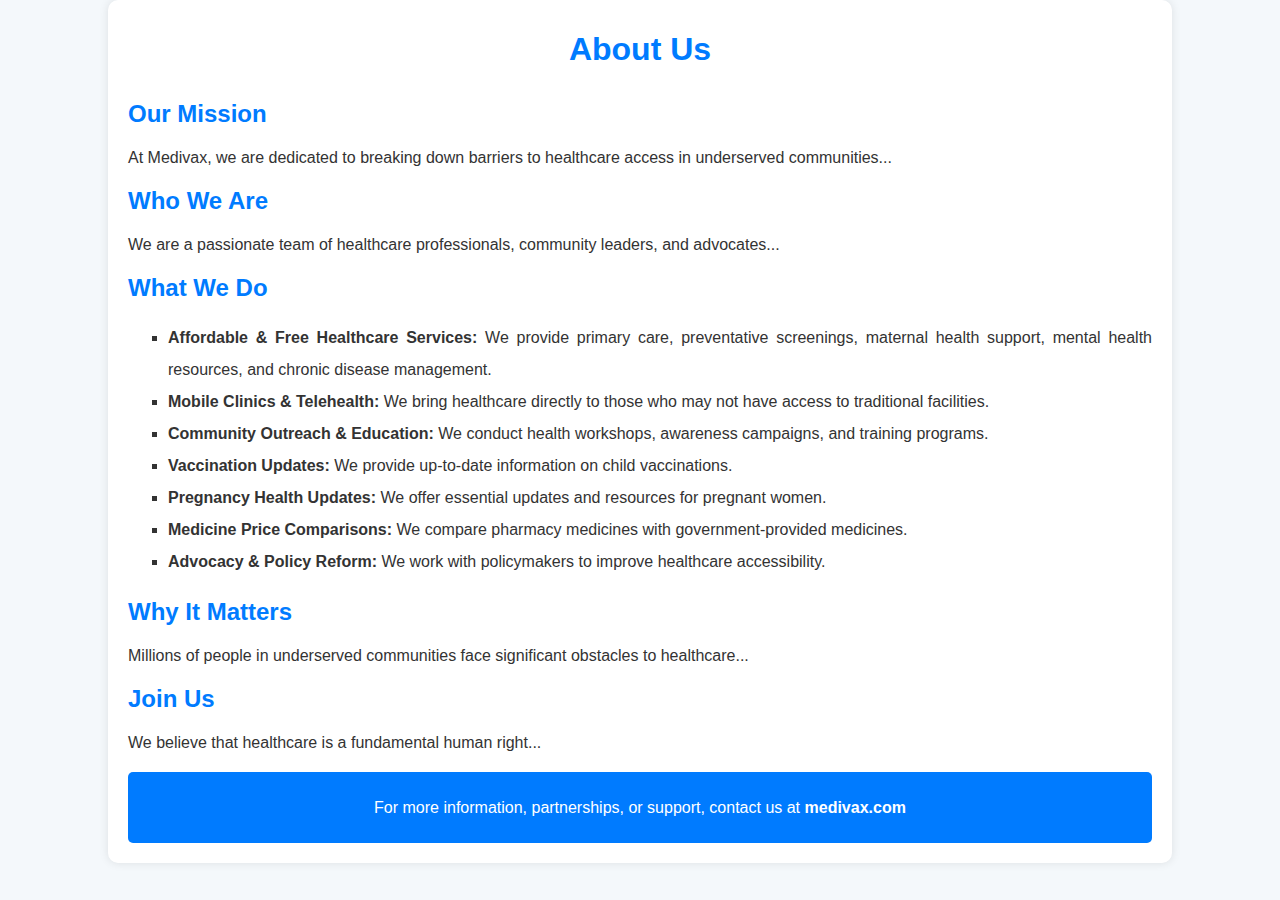
<file: about-us.html>
<!DOCTYPE html>
<html lang="en">
<head>
    <meta charset="UTF-8">
    <meta name="viewport" content="width=device-width, initial-scale=1.0">
    <title>About Us - Healthcare Organization</title>
    <style>
        body {
            font-family: Arial, sans-serif;
            margin: 0;
            padding: 0;
            background-color: #f4f8fb;
            color: #333;
        }
        .container {
            width: 80%;
            margin: auto;
            padding: 20px;
            background-color: white;
            box-shadow: 0 0 10px rgba(0, 0, 0, 0.1);
            border-radius: 10px;
        }
        .container p{
            text-align: justify;
            line-height: 1.2;
        }
        h1, h2 {
            color: #007bff;
        }
        ul {
            list-style-type: square;
        }
        .contact {
            margin-top: 20px;
            padding: 10px;
            background-color: #007bff;
            color: white;
            text-align: center;
            border-radius: 5px;
        }
        .contact a {
            color: white;
            text-decoration: none;
            font-weight: bold;
        }
    </style>
</head>
<body>
    <div class="container">
        <h1 style="display: flex;justify-content: center; align-items: center;position:relative;top:-10px;">About Us</h1>
        <h2>Our Mission</h2>
        <p >At Medivax, we are dedicated to breaking down barriers to healthcare access in underserved communities...</p>
        
        <h2>Who We Are</h2>
        <p>We are a passionate team of healthcare professionals, community leaders, and advocates...</p>
        
        <h2>What We Do</h2>
        <ul style="text-align: justify;
        line-height:2">
            <li><strong >Affordable & Free Healthcare Services:</strong> We provide primary care, preventative screenings, maternal health support, mental health resources, and chronic disease management.</li>
            <li><strong>Mobile Clinics & Telehealth:</strong> We bring healthcare directly to those who may not have access to traditional facilities.</li>
            <li><strong>Community Outreach & Education:</strong> We conduct health workshops, awareness campaigns, and training programs.</li>
            <li><strong>Vaccination Updates:</strong> We provide up-to-date information on child vaccinations.</li>
            <li><strong>Pregnancy Health Updates:</strong> We offer essential updates and resources for pregnant women.</li>
            <li><strong>Medicine Price Comparisons:</strong> We compare pharmacy medicines with government-provided medicines.</li>
            <li><strong>Advocacy & Policy Reform:</strong> We work with policymakers to improve healthcare accessibility.</li>
        </ul>
        
        <h2>Why It Matters</h2>
        <p>Millions of people in underserved communities face significant obstacles to healthcare...</p>
        
        <h2>Join Us</h2>
        <p>We believe that healthcare is a fundamental human right...</p>
        
        <div class="contact" style="display: flex; justify-content: center; align-items: center;">
            <p>For more information, partnerships, or support, contact us at <a href="rajk769867@gmail.com">medivax.com</a></p>
        </div>
    </div>
</body>
</html>
</file>
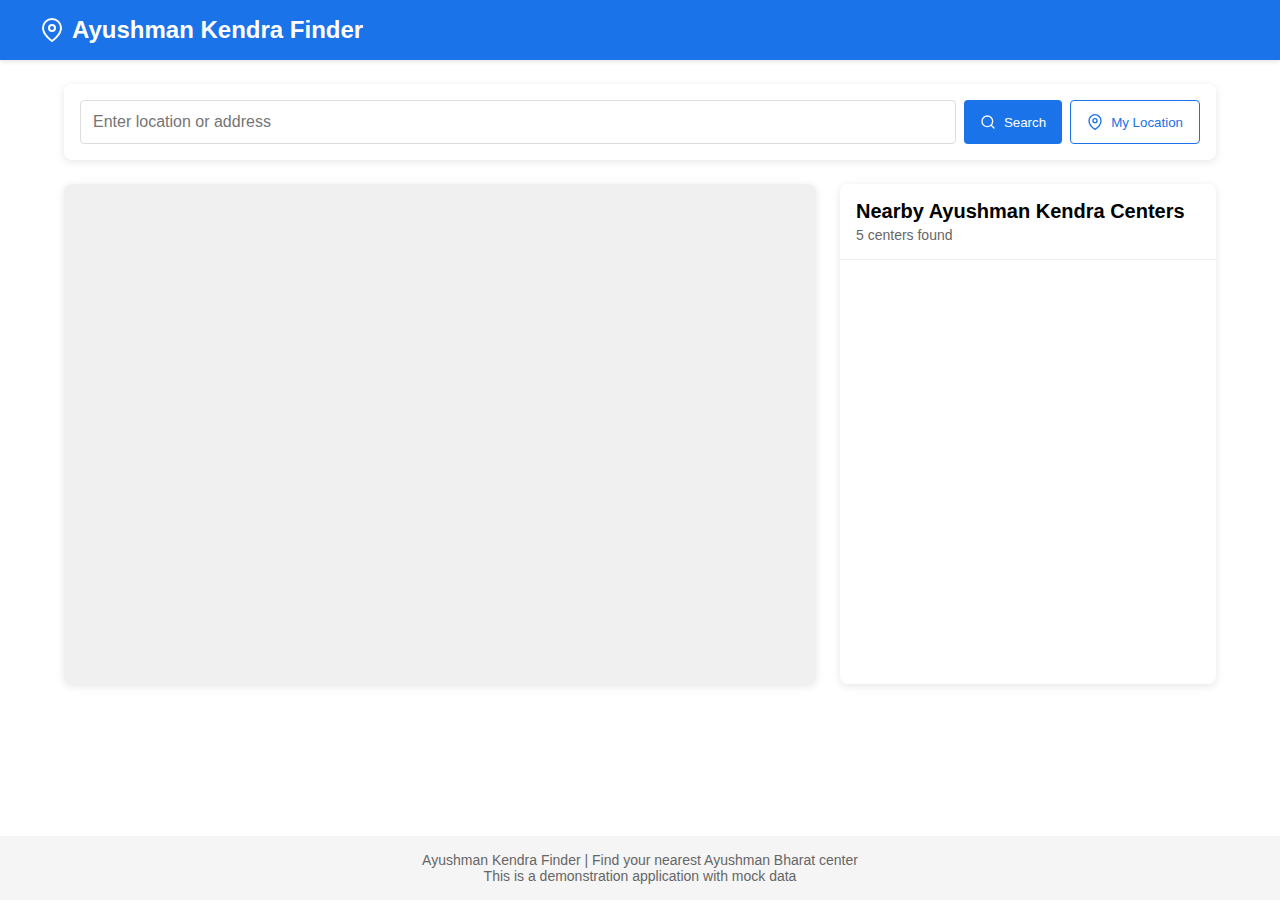
<file: ayushman.html>
<!DOCTYPE html>
<html lang="en">
<head>
    <meta charset="UTF-8">
    <meta name="viewport" content="width=device-width, initial-scale=1.0">
    <title>Ayushman Kendra Finder</title>
    <link href="https://cdn.maptiler.com/maplibre-gl-js/v2.4.0/maplibre-gl.css" rel="stylesheet" />
    <link rel="stylesheet" href="ayushman.css">
    
</head>
<body>
    <header>
        <div class="header-content">
            <div class="header-title">
                <svg xmlns="http://www.w3.org/2000/svg" width="24" height="24" viewBox="0 0 24 24" fill="none" stroke="currentColor" stroke-width="2" stroke-linecap="round" stroke-linejoin="round">
                    <path d="M21 10c0 7-9 13-9 13s-9-6-9-13a9 9 0 0 1 18 0z"></path>
                    <circle cx="12" cy="10" r="3"></circle>
                </svg>
                Ayushman Kendra Finder
            </div>
        </div>
    </header>

    <main>
        <div class="search-container">
            <div class="search-form">
                <input type="text" id="search-input" class="search-input" placeholder="Enter location or address">
                <button id="search-button" class="btn btn-primary">
                    <svg xmlns="http://www.w3.org/2000/svg" width="16" height="16" viewBox="0 0 24 24" fill="none" stroke="currentColor" stroke-width="2" stroke-linecap="round" stroke-linejoin="round">
                        <circle cx="11" cy="11" r="8"></circle>
                        <line x1="21" y1="21" x2="16.65" y2="16.65"></line>
                    </svg>
                    Search
                </button>
                <button id="location-button" class="btn btn-outline">
                    <svg xmlns="http://www.w3.org/2000/svg" width="16" height="16" viewBox="0 0 24 24" fill="none" stroke="currentColor" stroke-width="2" stroke-linecap="round" stroke-linejoin="round">
                        <path d="M21 10c0 7-9 13-9 13s-9-6-9-13a9 9 0 0 1 18 0z"></path>
                        <circle cx="12" cy="10" r="3"></circle>
                    </svg>
                    My Location
                </button>
            </div>
        </div>

        <div class="content-container">
            <div class="map-container">
                <div id="map"></div>
                <div class="map-loading" id="map-loading">
                    <div class="spinner"></div>
                    <p>Loading map...</p>
                </div>
            </div>

            <div class="centers-container">
                <div class="centers-header">
                    <h2 class="centers-title">Nearby Ayushman Kendra Centers</h2>
                    <p class="centers-subtitle" id="centers-count">5 centers found</p>
                </div>
                <div class="centers-list" id="centers-list">
                </div>
            </div>
        </div>
    </main>

    <footer>
        <p>Ayushman Kendra Finder | Find your nearest Ayushman Bharat center</p>
        <p>This is a demonstration application with mock data</p>
    </footer>

    <script src="https://cdn.maptiler.com/maplibre-gl-js/v2.4.0/maplibre-gl.js"></script>
    <script src="https://api.maptiler.com/maps/streets-v2/?key=WNNAE4ZZDuO0qs0KHl0R#1.0/0.00000/0.00000"></script>
    <script src="https://api.maptiler.com/tiles/countries/?key=WNNAE4ZZDuO0qs0KHl0R#4.2/29.51420/75.99636"></script>
    <script src="https://api.maptiler.com/maps/satellite/?key=WNNAE4ZZDuO0qs0KHl0R#1.0/0.00000/0.00000"></script>
    <script src="ayushman.js"></script>
</body>
</html>
</file>
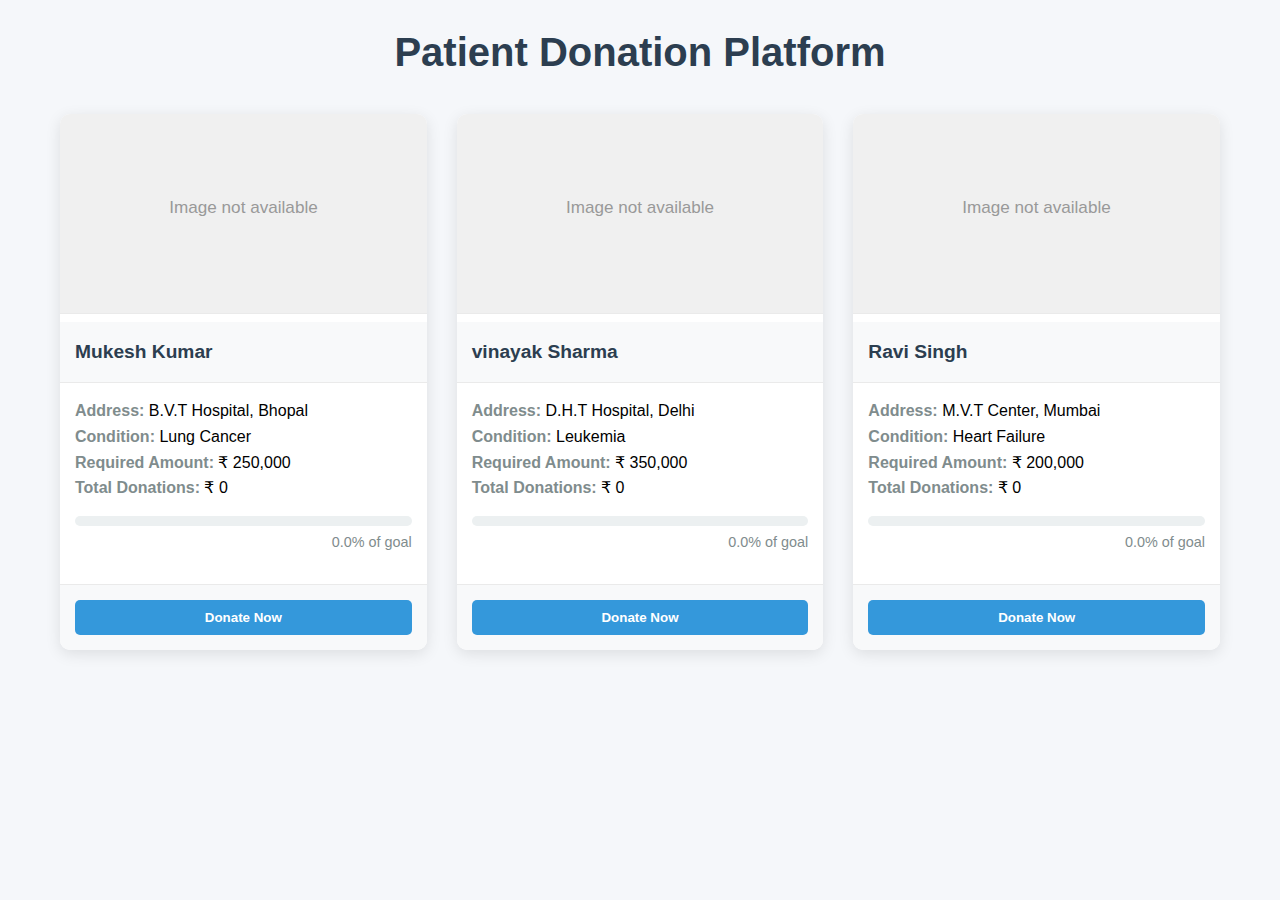
<file: ngo.html>
<!DOCTYPE html>
<html lang="en">
<head>
    <meta charset="UTF-8">
    <meta name="viewport" content="width=device-width, initial-scale=1.0">
    <title>Patient Donation Portal</title>
    <link rel="stylesheet" href="ngo.css">
    <link rel="icon" type="image/png" sizes="32x32" href="favicon-32x32.png" style="border-radius: 50%;">
</head>
<body>
    <div class="container">
        <h1>Patient Donation Platform</h1>
        
        <div class="patient-grid" id="patientGrid">
            <!-- Patient cards will be inserted here by JavaScript -->
        </div>
    </div>

    <!-- Donation Modal -->
    <div class="modal-overlay" id="modalOverlay">
        <div class="modal" id="donationModal">
            <div class="modal-header">
                <h2 class="modal-title">Make a Donation</h2>
                <p class="modal-description">Your donation will help with medical expenses.</p>
            </div>
            
            <div class="modal-content">
                <div class="form-section">
                    <h3 class="form-section-title">Patient Information</h3>
                    <div class="form-group">
                        <label for="patientName" class="form-label">Patient Name</label>
                        <input type="text" id="patientName" class="form-input" disabled>
                    </div>
                    
                    <div class="form-group">
                        <label for="patientAddress" class="form-label">Patient Address</label>
                        <input type="text" id="patientAddress" class="form-input" disabled>
                    </div>
                </div>
                
                <div class="form-section">
                    <h3 class="form-section-title">Donor Information</h3>
                    <div class="form-group">
                        <label for="donorName" class="form-label">Your Name*</label>
                        <input type="text" id="donorName" class="form-input" placeholder="Enter your full name" required>
                        <div class="error-message" id="donorNameError">Please enter your name</div>
                    </div>
                    
                    <div class="form-group">
                        <label for="donorAddress" class="form-label">Your Address*</label>
                        <input type="text" id="donorAddress" class="form-input" placeholder="Enter your address" required>
                        <div class="error-message" id="donorAddressError">Please enter your address</div>
                    </div>
                    
                    <div class="form-group">
                        <label for="donorPhone" class="form-label">Phone Number*</label>
                        <input type="tel" id="donorPhone" class="form-input" placeholder="Enter your phone number" required>
                        <div class="error-message" id="donorPhoneError">Please enter a valid phone number</div>
                    </div>
                    
                    <div class="form-group">
                        <label for="donorEmail" class="form-label">Email Address*</label>
                        <input type="email" id="donorEmail" class="form-input" placeholder="Enter your email address" required>
                        <div class="error-message" id="donorEmailError">Please enter a valid email address</div>
                    </div>
                </div>
                
                <div class="form-section">
                    <h3 class="form-section-title">Donation Details</h3>
                    <div class="form-group">
                        <label for="donationAmount" class="form-label">Donation Amount (₹)*</label>
                        <input type="number" id="donationAmount" class="form-input" placeholder="Enter amount" required>
                        <div class="error-message" id="donationAmountError">Please enter a valid donation amount</div>
                    </div>
                </div>
            </div>
            
            <div class="modal-footer">
                <button class="btn" id="makePaymentBtn">Make Payment</button>
            </div>
        </div>

        <!-- Thank You Modal -->
        <div class="modal" id="thankYouModal" style="display: none;">
            <div class="thank-you-modal">
                <h2 class="thank-you-title">Thank You!</h2>
                <p class="thank-you-message" id="thankYouMessage">Thank you for your generous donation.</p>
                <button class="btn" id="closeThankYouBtn">Close</button>
            </div>
        </div>
    </div>

    <script src="ngo.js"></script>
</body>
</html>
</file>
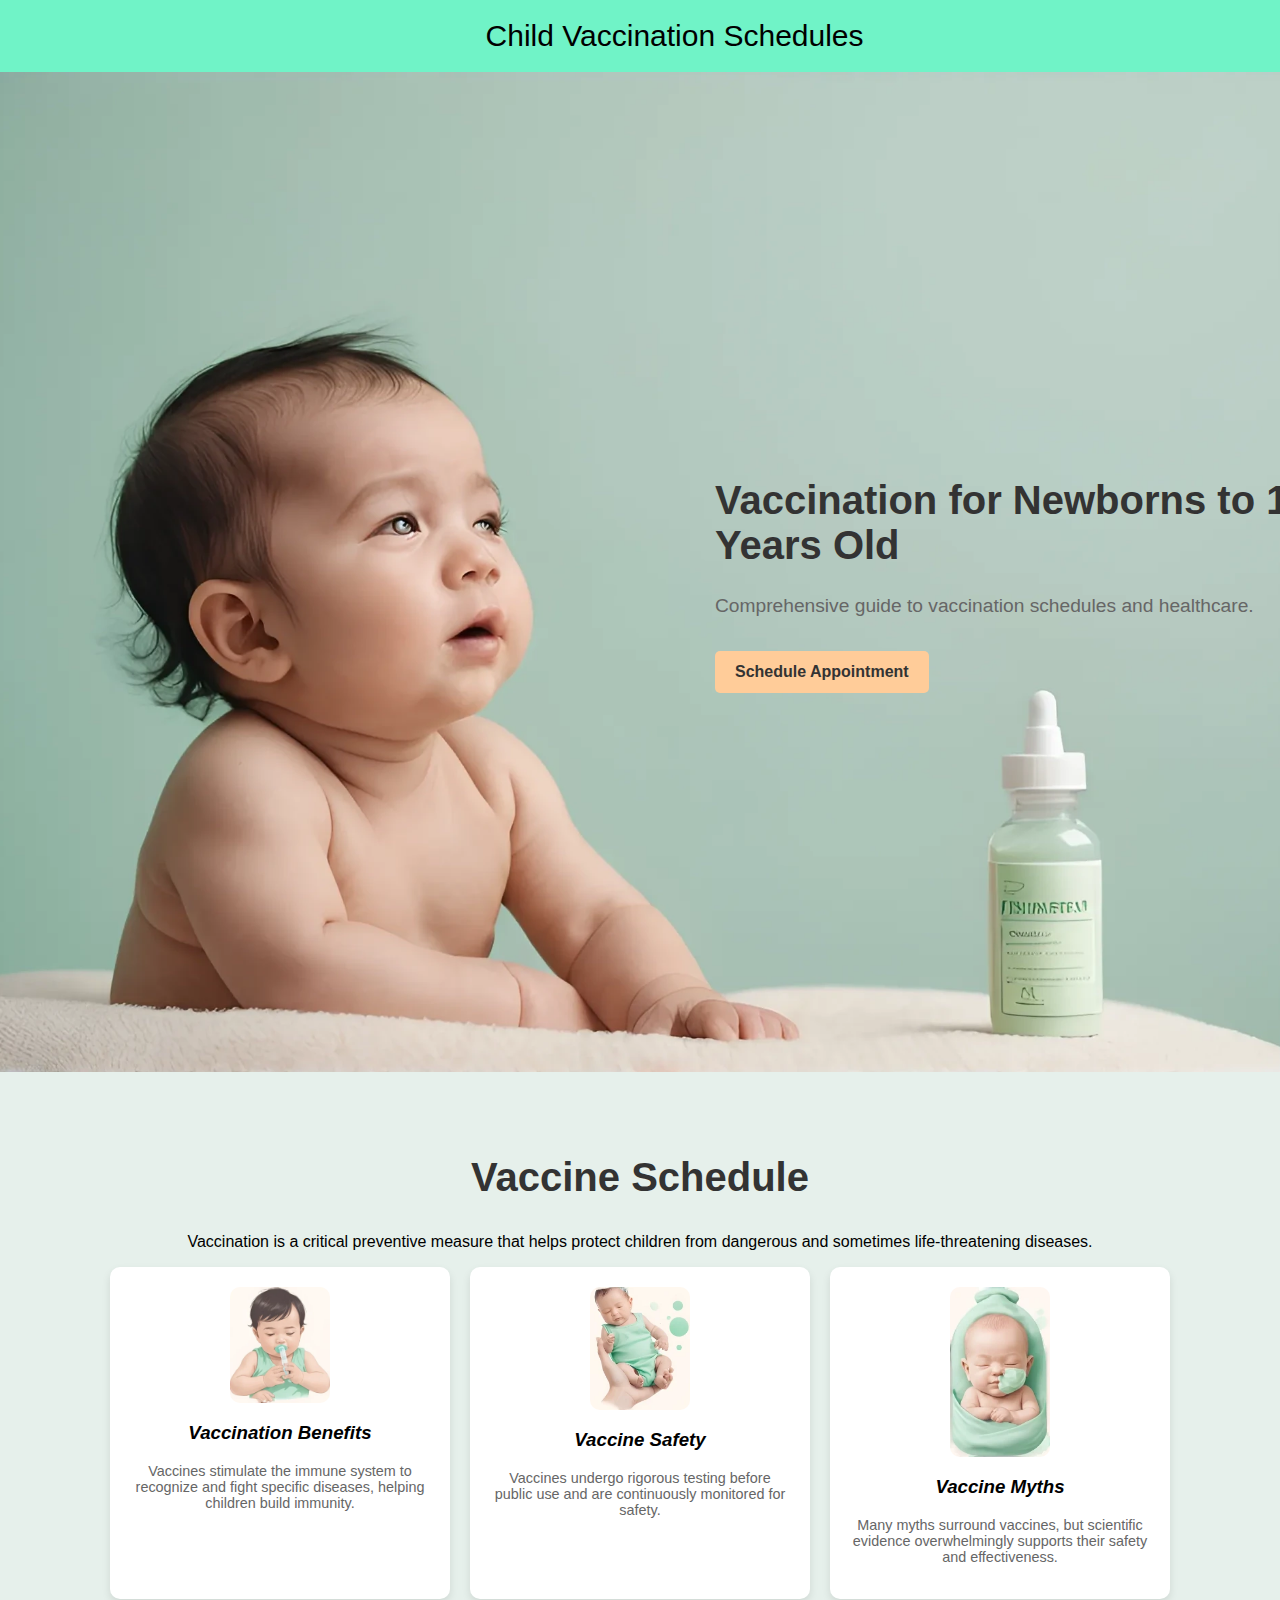
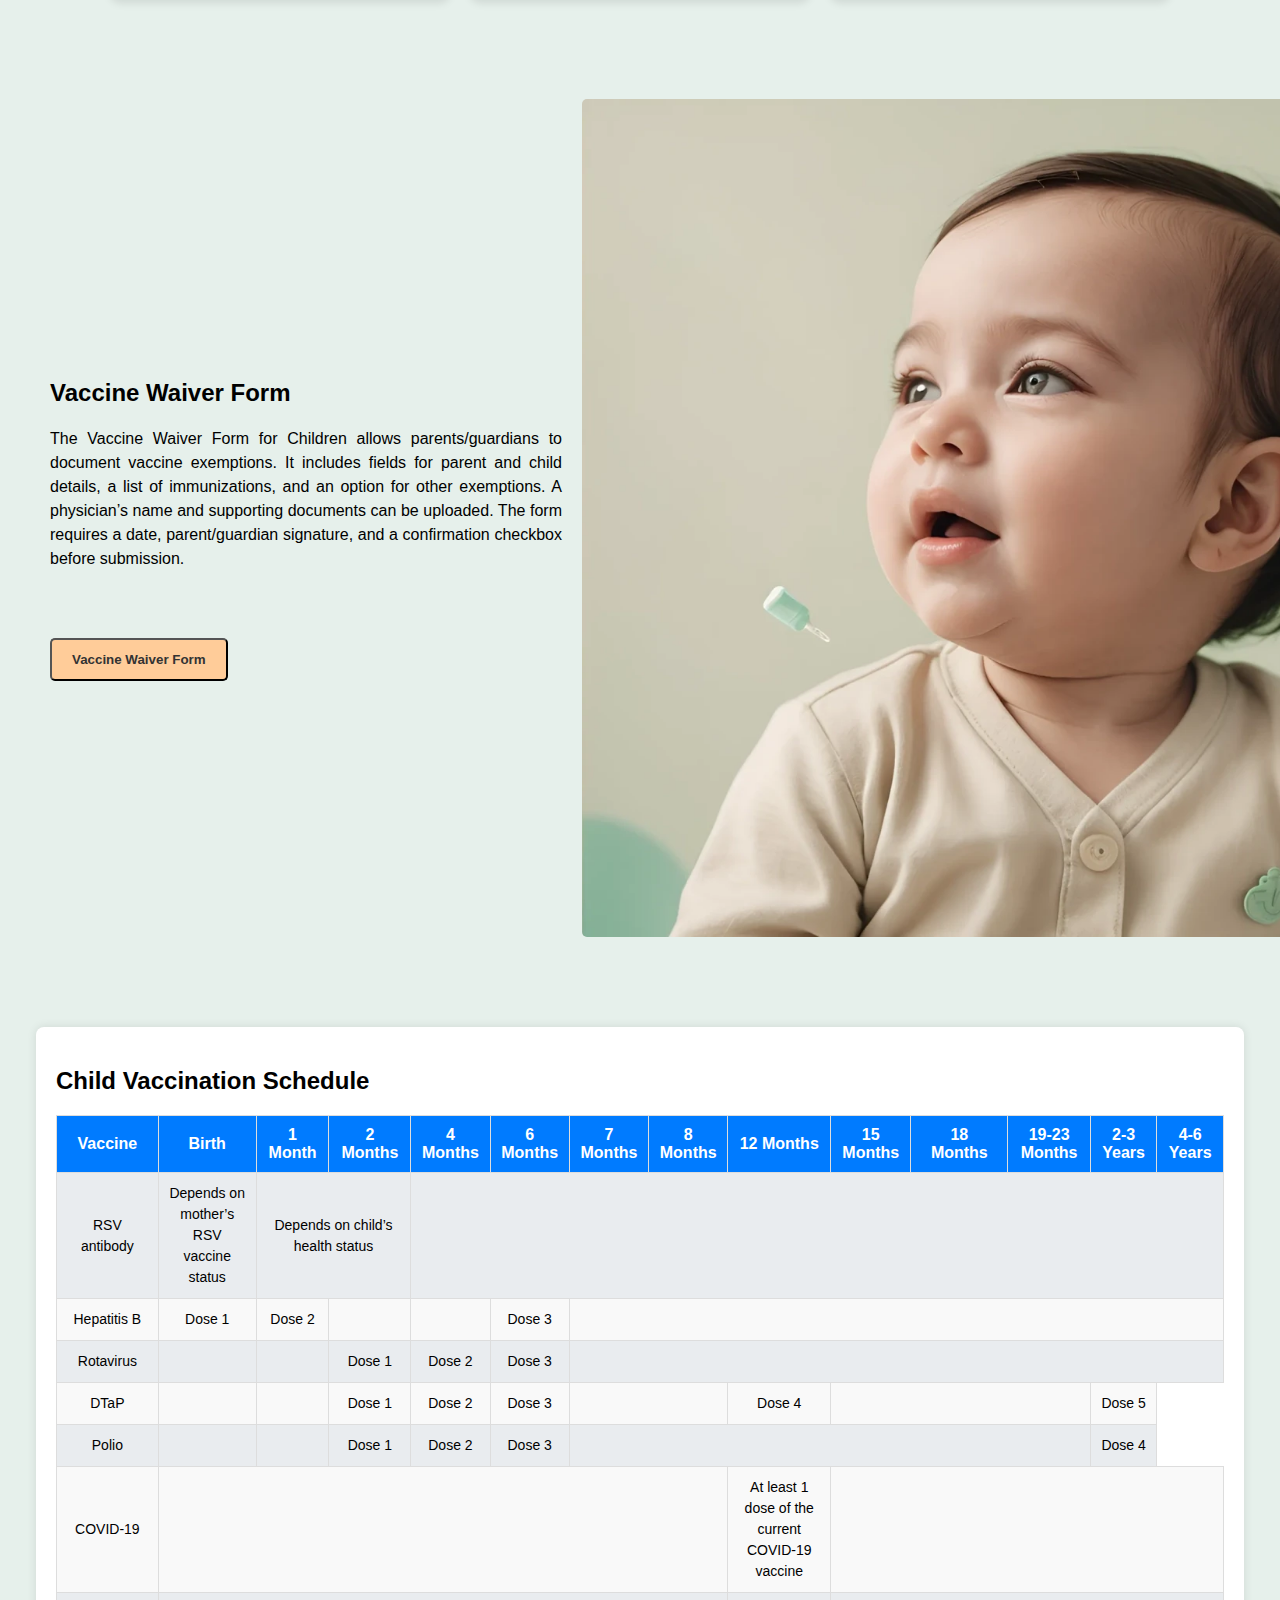
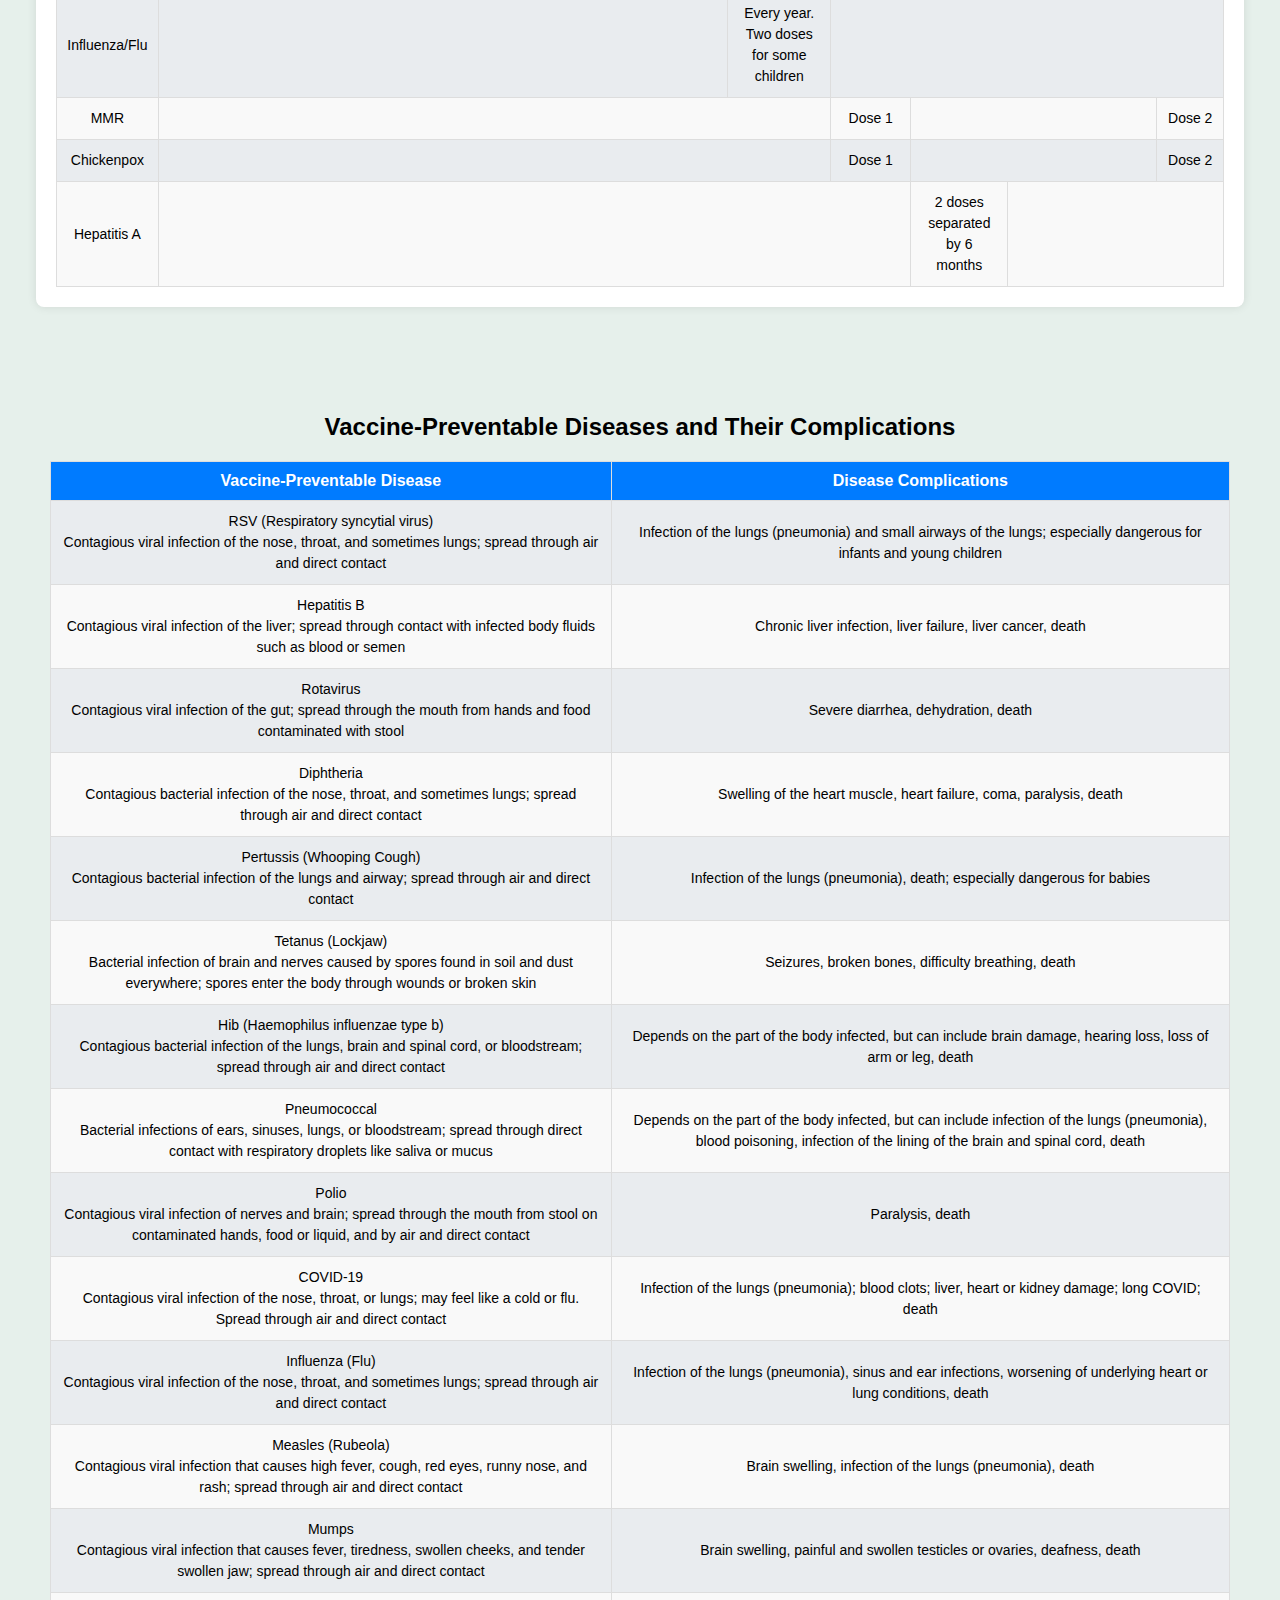
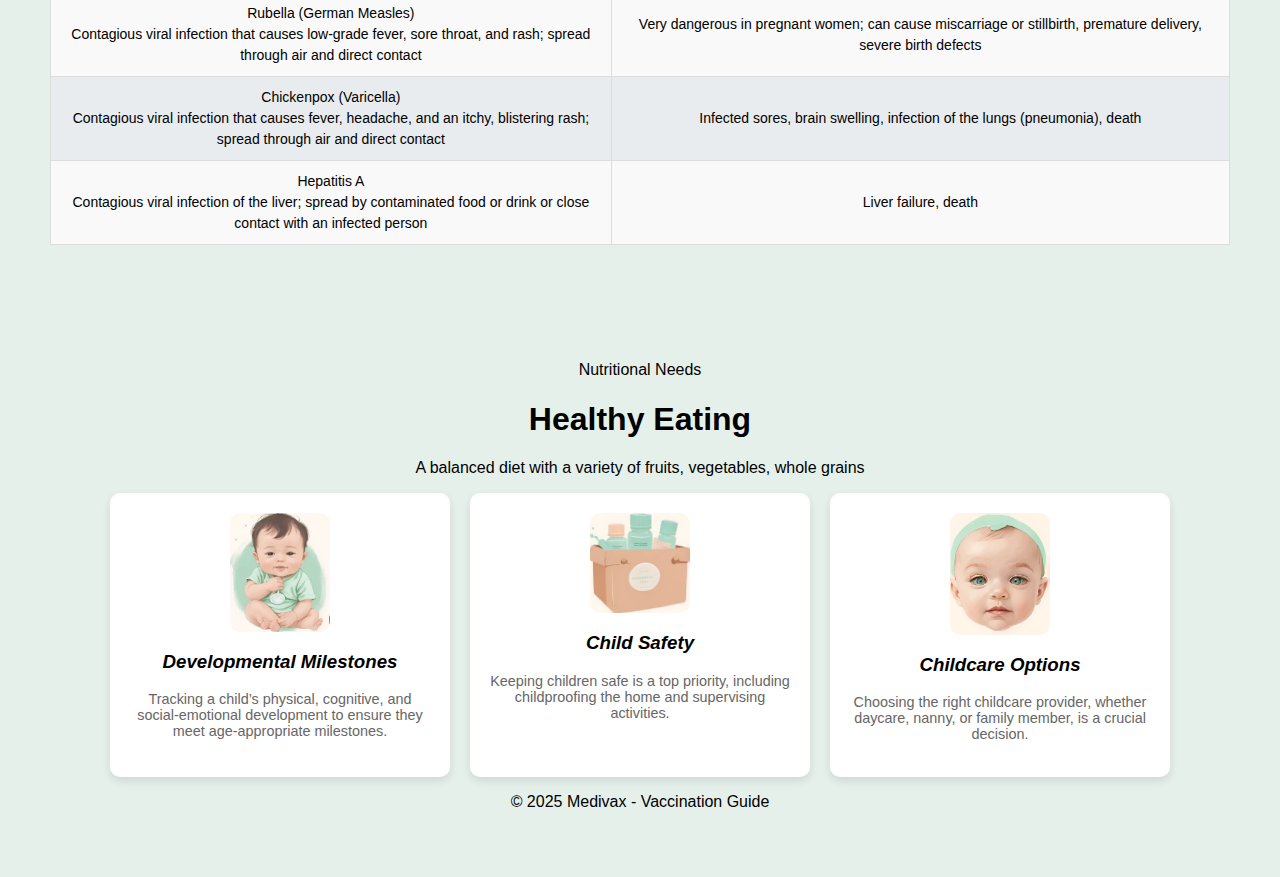
<file: vaccinesitechild.html>
<!DOCTYPE html>
<html lang="en">
<head>
    <meta charset="UTF-8">
    <meta name="viewport" content="width=device-width, initial-scale=1.0">
    <title>Medivax child vaccination schedule</title>
    <link rel="stylesheet" href="vaccinesitechild1.css">
</head>
<body>
    <nav class="navbar" style="width: 100%;">
        <div class="logo">Child Vaccination Schedules</div>
        
    </nav>
    <div class="container">
        
        <div class="text-section">
            <h1>Vaccination for Newborns to 15 Years Old</h1>
            <p>Comprehensive guide to vaccination schedules and healthcare.</p>
            <a href="#" class="btn">Schedule Appointment</a>
        </div>
       
    </div>
    <div class="container1">
        <h2 class ="heading2">Vaccine Schedule</h2>
        <p class="subtitle1">Vaccination is a critical preventive measure that helps protect children from
             dangerous and sometimes life-threatening diseases.</p>
        <div class="cards">
                <div class="card">
                    <img src="HoLOIEPaoI8GSQtQdAL7Fv-4096x4096.webp" alt="Vaccination Benefits">
                    <h3>Vaccination Benefits</h3>
                    <p>Vaccines stimulate the immune system to recognize and fight specific diseases, helping children build immunity.</p>
                </div>
                <div class="card">
                    <img src="EVD3VHzU4m8HLvZwMDJ0ei-4096x4096.webp" alt="Vaccine Safety">
                    <h3>Vaccine Safety</h3>
                    <p>Vaccines undergo rigorous testing before public use and are continuously monitored for safety.</p>
                </div>
                <div class="card">
                    <img src="F6v2YOyyJigKdZa9ioTI16-4096x4096.webp" alt="Vaccine Myths">
                    <h3>Vaccine Myths</h3>
                    <p>Many myths surround vaccines, but scientific evidence overwhelmingly supports their safety and effectiveness.</p>
                </div>
         </div>

    </div>

    <div class = "container3">
        <div class ="textsection3">
            <h2>Vaccine Waiver Form</h2>
            <p>The Vaccine Waiver Form for Children allows parents/guardians to document
                 vaccine exemptions. It includes fields for parent and child details, 
                 a list of immunizations, and an option for other exemptions. A physician’s 
                 name and supporting documents can be uploaded. The form requires a date, 
                 parent/guardian signature,
                 and a confirmation checkbox before submission.</p>
                 <a href="form.html"><button class="btn">Vaccine Waiver Form</button></a>
            
        </div>
        <div class = "image3">
            <img class="im3" src="B3SLrBN0wP4Fuv8bxDcqvy-4096x4096.webp" alt="baby">
        </div>
    </div>
    <div class="container6">
        <h2>Child Vaccination Schedule</h2>
        <table>
            <tr>
                <th>Vaccine</th>
                <th>Birth</th>
                <th>1 Month</th>
                <th>2 Months</th>
                <th>4 Months</th>
                <th>6 Months</th>
                <th>7 Months</th>
                <th>8 Months</th>
                <th>12 Months</th>
                <th>15 Months</th>
                <th>18 Months</th>
                <th>19-23 Months</th>
                <th>2-3 Years</th>
                <th>4-6 Years</th>
            </tr>
            <tr>
                <td>RSV antibody</td>
                <td>Depends on mother’s RSV vaccine status</td>
                <td colspan="2">Depends on child’s health status</td>
                <td colspan="11"></td>
            </tr>
            <tr>
                <td>Hepatitis B</td>
                <td>Dose 1</td>
                <td>Dose 2</td>
                <td></td>
                <td></td>
                <td>Dose 3</td>
                <td colspan="9"></td>
            </tr>
            <tr>
                <td>Rotavirus</td>
                <td></td>
                <td></td>
                <td>Dose 1</td>
                <td>Dose 2</td>
                <td>Dose 3</td>
                <td colspan="9"></td>
            </tr>
            <tr>
                <td>DTaP</td>
                <td></td>
                <td></td>
                <td>Dose 1</td>
                <td>Dose 2</td>
                <td>Dose 3</td>
                <td colspan="2"></td>
                <td>Dose 4</td>
                <td colspan="3"></td>
                <td>Dose 5</td>
            </tr>
            <tr>
                <td>Polio</td>
                <td></td>
                <td></td>
                <td>Dose 1</td>
                <td>Dose 2</td>
                <td>Dose 3</td>
                <td colspan="6"></td>
                <td>Dose 4</td>
            </tr>
            <tr>
                <td>COVID-19</td>
                <td colspan="7"></td>
                <td>At least 1 dose of the current COVID-19 vaccine</td>
                <td colspan="6"></td>
            </tr>
            <tr>
                <td>Influenza/Flu</td>
                <td colspan="7"></td>
                <td>Every year. Two doses for some children</td>
                <td colspan="6"></td>
            </tr>
            <tr>
                <td>MMR</td>
                <td colspan="8"></td>
                <td>Dose 1</td>
                <td colspan="3"></td>
                <td>Dose 2</td>
            </tr>
            <tr>
                <td>Chickenpox</td>
                <td colspan="8"></td>
                <td>Dose 1</td>
                <td colspan="3"></td>
                <td>Dose 2</td>
            </tr>
            <tr>
                <td>Hepatitis A</td>
                <td colspan="9"></td>
                <td>2 doses separated by 6 months</td>
                <td colspan="3"></td>
            </tr>
        </table>
    </div>
    <div class = "container5">
        <h2>Vaccine-Preventable Diseases and Their Complications</h2>
    <table>
        <tr>
            <th>Vaccine-Preventable Disease</th>
            <th>Disease Complications</th>
        </tr>
        <tr>
            <td>RSV (Respiratory syncytial virus) <br>Contagious viral infection of the nose, 
                throat, and sometimes lungs; spread through air and direct contact</td>
            <td>Infection of the lungs (pneumonia) and small airways of the lungs; especially dangerous for infants and young children</td>
        </tr>
        <tr>
            <td>Hepatitis B <br> Contagious viral infection of the liver; spread through 
                contact with infected body fluids such as blood or semen</td>
            <td>Chronic liver infection, liver failure, liver cancer, death</td>
        </tr>
        <tr>
            <td>Rotavirus <br>Contagious viral infection of the gut; spread through the mouth 
                from hands and food contaminated with stool</td>
            <td>Severe diarrhea, dehydration, death</td>
        </tr>
        <tr>
            <td>Diphtheria <br> Contagious bacterial infection of the nose, throat, and sometimes lungs; 
                spread through air and direct contact</td>
            <td>Swelling of the heart muscle, heart failure, coma, paralysis, death</td>
        </tr>
        <tr>
            <td>Pertussis (Whooping Cough)<br>Contagious bacterial infection of the lungs and airway; 
                spread through air and direct contact</td>
            <td>Infection of the lungs (pneumonia), death; especially dangerous for babies</td>
        </tr>
        <tr>
            <td>Tetanus (Lockjaw)<br>Bacterial infection of brain and nerves caused by spores found in soil and dust everywhere;
                 spores enter the body through wounds or broken skin</td>
            <td>Seizures, broken bones, difficulty breathing, death</td>
        </tr>
        <tr>
            <td>Hib (Haemophilus influenzae type b)<br>Contagious bacterial infection of the lungs, brain and spinal cord, 
                or bloodstream; spread through air and direct contact</td>
            <td>Depends on the part of the body infected, but can include brain damage, hearing loss, loss of arm or leg, death</td>
        </tr>
        <tr>
            <td>Pneumococcal<br>Bacterial infections of ears, sinuses, lungs, or bloodstream;
                 spread through direct contact with respiratory droplets like saliva or mucus</td>
            <td>Depends on the part of the body infected, but can include infection of the lungs (pneumonia), blood poisoning, infection of the lining of the brain and spinal cord, death</td>
        </tr>
        <tr>
            <td>Polio<br>Contagious viral infection of nerves and brain; spread through the mouth from stool
                 on contaminated hands, food or liquid, and by air and direct contact</td>
            <td>Paralysis, death</td>
        </tr>
        <tr>
            <td>COVID-19<br>Contagious viral infection of the nose, throat, 
                or lungs; may feel like a cold or flu. Spread through air and direct contact</td>
            <td>Infection of the lungs (pneumonia); blood clots; liver, heart or kidney damage; long COVID; death</td>
        </tr>
        <tr>
            <td>Influenza (Flu)<br>Contagious viral infection of the nose, throat, and sometimes lungs; 
                spread through air and direct contact</td>
            <td>Infection of the lungs (pneumonia), sinus and ear infections, worsening of underlying heart or lung conditions, death</td>
        </tr>
        <tr>
            <td>Measles (Rubeola)<br>Contagious viral infection that causes high fever, cough, red eyes, runny nose, 
                and rash; spread through air and direct contact</td>
            <td>Brain swelling, infection of the lungs (pneumonia), death</td>
        </tr>
        <tr>
            <td>Mumps<br>Contagious viral infection that causes fever, tiredness, swollen cheeks,
                 and tender swollen jaw; spread through air and direct contact</td>
            <td>Brain swelling, painful and swollen testicles or ovaries, deafness, death</td>
        </tr>
        <tr>
            <td>Rubella (German Measles)<br>Contagious viral infection that causes low-grade fever, 
                sore throat, and rash; spread through air and direct contact</td>
            <td>Very dangerous in pregnant women; can cause miscarriage or stillbirth, premature delivery, severe birth defects</td>
        </tr>
        <tr>
            <td>Chickenpox (Varicella)<br>Contagious viral infection that causes fever, 
                headache, and an itchy, blistering rash; spread through air and direct contact</td>
            <td>Infected sores, brain swelling, infection of the lungs (pneumonia), death</td>
        </tr>
        <tr>
            <td>Hepatitis A <br>Contagious viral infection of the liver; spread by 
                contaminated food or drink or close contact with an infected person</td>
            <td>Liver failure, death</td>
        </tr>
    </table>
    </div>
    <div class="container4">
        <p class="highlight">Nutritional Needs</p>
        <h1>Healthy Eating</h1>
        <p>A balanced diet with a variety of fruits, vegetables, whole grains</p>
        
        <div class="cards">
            <div class="card">
                <img src="KDkkFSrRkNiJdVednsKgFs-4096x4096.webp" alt="Developmental Milestones">
                <h3><em>Developmental Milestones</em></h3>
                <p>Tracking a child’s physical, cognitive, and social-emotional development to ensure they meet age-appropriate milestones.</p>
            </div>
            <div class="card">
                <img src="KEquuXBDeWpKn5emNI1c9A-4096x4096.webp" alt="Child Safety">
                <h3><em>Child Safety</em></h3>
                <p>Keeping children safe is a top priority, including childproofing the home and supervising activities.</p>
            </div>
            <div class="card">
                <img src="KL8G8lcooRbKfptinWMXI4-4096x4096.webp" alt="Child Safety">
                <h3>Childcare Options</h3>
                <p>Choosing the right childcare provider, whether daycare, nanny, or family member, is a crucial decision.</p>
            </div>
    </div>
</body>
<footer>
    <div class="footer">
        <p>&copy; 2025 Medivax - Vaccination Guide</p>
    </div>
</footer>
</html>
</file>
<file: ayushman.css>
* {
            margin: 0;
            padding: 0;
            box-sizing: border-box;
            font-family: 'Arial', sans-serif;
        }

        body {
            display: flex;
            flex-direction: column;
            min-height: 100vh;
        }

        header {
            background-color: #1a73e8;
            color: white;
            padding: 1rem;
            box-shadow: 0 2px 4px rgba(0, 0, 0, 0.1);
        }

        .header-content {
            max-width: 1200px;
            margin: 0 auto;
            display: flex;
            align-items: center;
            justify-content: space-between;
        }
        .header-title {
            display: flex;
            align-items: center;
            font-size: 1.5rem;
            font-weight: bold;
        }

        .header-title svg {
            margin-right: 0.5rem;
        }

        main {
            flex: 1;
            padding: 1.5rem;
            max-width: 1200px;
            margin: 0 auto;
            width: 100%;
        }

        .search-container {
            background-color: white;
            border-radius: 8px;
            padding: 1rem;
            margin-bottom: 1.5rem;
            box-shadow: 0 2px 8px rgba(0, 0, 0, 0.1);
        }

        .search-form {
            display: flex;
            flex-wrap: wrap;
            gap: 0.5rem;
        }

        .search-input {
            flex: 1;
            min-width: 200px;
            padding: 0.75rem;
            border: 1px solid #ddd;
            border-radius: 4px;
            font-size: 1rem;
        }

        .btn {
            padding: 0.75rem 1rem;
            border: none;
            border-radius: 4px;
            cursor: pointer;
            font-weight: 500;
            display: flex;
            align-items: center;
            justify-content: center;
            gap: 0.5rem;
            transition: background-color 0.2s;
        }

        .btn-primary {
            background-color: #1a73e8;
            color: white;
        }

        .btn-primary:hover {
            background-color: #1557b0;
        }

        .btn-outline {
            background-color: white;
            color: #1a73e8;
            border: 1px solid #1a73e8;
        }

        .btn-outline:hover {
            background-color: #f0f7ff;
        }

        .content-container {
            display: grid;
            grid-template-columns: 1fr;
            gap: 1.5rem;
        }

        @media (min-width: 992px) {
            .content-container {
                grid-template-columns: 2fr 1fr;
            }
        }

        .map-container {
            background-color: #f0f0f0;
            border-radius: 8px;
            height: 500px;
            box-shadow: 0 2px 8px rgba(0, 0, 0, 0.1);
            position: relative;
            overflow: hidden;
        }

        #map {
            width: 100%;
            height: 100%;
        }

        .map-loading {
            position: absolute;
            top: 0;
            left: 0;
            width: 100%;
            height: 100%;
            display: flex;
            flex-direction: column;
            align-items: center;
            justify-content: center;
            background-color: rgba(255, 255, 255, 0.8);
            z-index: 10;
        }

        .spinner {
            width: 40px;
            height: 40px;
            border: 4px solid rgba(0, 0, 0, 0.1);
            border-radius: 50%;
            border-top-color: #1a73e8;
            animation: spin 1s ease-in-out infinite;
            margin-bottom: 1rem;
        }

        @keyframes spin {
            to { transform: rotate(360deg); }
        }

        .centers-container {
            background-color: white;
            border-radius: 8px;
            box-shadow: 0 2px 8px rgba(0, 0, 0, 0.1);
            overflow: hidden;
        }

        .centers-header {
            padding: 1rem;
            border-bottom: 1px solid #eee;
        }

        .centers-title {
            font-size: 1.25rem;
            font-weight: bold;
            margin-bottom: 0.25rem;
        }

        .centers-subtitle {
            color: #666;
            font-size: 0.875rem;
        }

        .centers-list {
            padding: 1rem;
            max-height: 500px;
            overflow-y: auto;
        }

        .center-card {
            background-color: white;
            border-radius: 6px;
            padding: 1rem;
            margin-bottom: 1rem;
            border: 1px solid #eee;
            cursor: pointer;
            transition: all 0.2s;
        }

        .center-card:hover {
            box-shadow: 0 2px 8px rgba(0, 0, 0, 0.1);
        }

        .center-card.selected {
            border-color: #1a73e8;
            box-shadow: 0 0 0 2px rgba(26, 115, 232, 0.2);
        }

        .center-header {
            display: flex;
            justify-content: space-between;
            align-items: flex-start;
            margin-bottom: 0.5rem;
        }

        .center-name {
            font-weight: 500;
            font-size: 1rem;
        }

        .center-distance {
            font-size: 0.75rem;
            background-color: #f0f0f0;
            padding: 0.25rem 0.5rem;
            border-radius: 12px;
            color: #666;
        }

        .center-address, .center-phone {
            font-size: 0.875rem;
            color: #666;
            margin-bottom: 0.25rem;
        }

        .center-divider {
            height: 1px;
            background-color: #eee;
            margin: 0.5rem 0;
        }

        .center-services {
            display: flex;
            flex-wrap: wrap;
            gap: 0.25rem;
            margin-top: 0.5rem;
        }

        .service-badge {
            font-size: 0.75rem;
            background-color: #f0f7ff;
            color: #1a73e8;
            padding: 0.25rem 0.5rem;
            border-radius: 12px;
        }

        .popup-content {
            padding: 10px;
            font-family: Arial, sans-serif;
        }

        .popup-title {
            font-weight: bold;
            margin-bottom: 5px;
            color: rgb(0, 47, 255);
        }

        .popup-address {
            font-size: 12px;
            color: #666;
            margin-bottom: 5px;
            color: rgb(13, 12, 13);
        }

        .maplibregl-popup-content {
            padding: 10px;
            max-width: 300px;
        }

        footer {
            background-color: #f5f5f5;
            padding: 1rem;
            text-align: center;
            margin-top: 2rem;
            color: #666;
            font-size: 0.875rem;
        }

        .user-marker {
            width: 20px;
            height: 20px;
            background-color: #1a73e8;
            border: 2px solid white;
            border-radius: 50%;
            box-shadow: 0 0 0 2px rgba(26, 115, 232, 0.2);
        }

        .center-marker {
            width: 30px;
            height: 30px;
            background-image: url('data:image/svg+xml;utf8,<svg xmlns="http://www.w3.org/2000/svg" width="30" height="30" viewBox="0 0 24 24" fill="%231a73e8" stroke="%23ffffff" stroke-width="2" stroke-linecap="round" stroke-linejoin="round"><path d="M21 10c0 7-9 13-9 13s-9-6-9-13a9 9 0 0 1 18 0z"></path><circle cx="12" cy="10" r="3"></circle></svg>');
            background-repeat: no-repeat;
            background-size: contain;
            cursor: pointer;
        }
</file>
<file: ngo.css>
* {
    box-sizing: border-box;
    margin: 0;
    padding: 0;
    font-family: Arial, sans-serif;
}

body {
    background-color: #f5f7fa;
    line-height: 1.6;
}

.container {
    max-width: 1200px;
    margin: 0 auto;
    padding: 20px;
}

h1 {
    text-align: center;
    color: #2c3e50;
    margin-bottom: 30px;
    font-size: 2.5rem;
}

/* Patient grid styles */
.patient-grid {
    display: grid;
    grid-template-columns: repeat(auto-fill, minmax(300px, 1fr));
    gap: 30px;
}

.patient-card {
    background-color: white;
    border-radius: 10px;
    box-shadow: 0 4px 15px rgba(0, 0, 0, 0.1);
    overflow: hidden;
    transition: transform 0.3s ease;
    
}

.patient-card:hover {
    transform: translateY(-5px);
}

.patient-image {
    width: 100%;
    height: 200px;
    object-fit: cover;
    border-bottom: 1px solid #eaeaea;
}

.card-header {
    padding: 15px;
    background-color: #f8f9fa;
    border-bottom: 1px solid #eaeaea;
}

.card-title {
    font-size: 1.2rem;
    color: #2c3e50;
    margin: 0;
}

.card-content {
    padding: 15px;
}

.label {
    font-weight: bold;
    color: #7f8c8d;
}

.progress-container {
    height: 10px;
    background-color: #ecf0f1;
    border-radius: 5px;
    margin: 15px 0 5px;
    overflow: hidden;
}

.progress-bar {
    height: 100%;
    background-color: #3498db;
    border-radius: 5px;
}

.progress-text {
    font-size: 0.9rem;
    color: #7f8c8d;
    text-align: right;
    margin-bottom: 15px;
}

.card-footer {
    padding: 15px;
    text-align: center;
    background-color: #f8f9fa;
    border-top: 1px solid #eaeaea;
}

.btn {
    background-color: #3498db;
    color: white;
    border: none;
    padding: 10px 20px;
    border-radius: 5px;
    cursor: pointer;
    font-weight: bold;
    transition: background-color 0.3s ease;
}

.btn:hover {
    background-color: #2980b9;
}

.donate-btn {
    width: 100%;
}

/* Modal styles */
.modal-overlay {
    display: none;
    position: fixed;
    top: 0;
    left: 0;
    width: 100%;
    height: 100%;
    background-color: rgba(0, 0, 0, 0.5);
    z-index: 1000;
    justify-content: center;
    align-items: center;
}

.modal {
    background-color: white;
    border-radius: 10px;
    width: 90%;
    max-width: 600px;
    box-shadow: 0 5px 30px rgba(0, 0, 0, 0.3);
    position: relative;
    max-height: 90vh;
    overflow-y: auto;
}

.modal-header {
    padding: 20px;
    border-bottom: 1px solid #eaeaea;
    background-color: #f8f9fa;
}

.modal-title {
    margin: 0;
    color: #2c3e50;
}

.modal-description {
    margin-top: 5px;
    color: #7f8c8d;
}

.modal-content {
    padding: 20px;
}

.form-section {
    margin-bottom: 25px;
}

.form-section-title {
    font-size: 1.1rem;
    color: #2c3e50;
    margin-bottom: 15px;
    border-bottom: 1px solid #eaeaea;
    padding-bottom: 5px;
}

.form-group {
    margin-bottom: 15px;
}

.form-label {
    display: block;
    margin-bottom: 5px;
    font-weight: bold;
    color: #34495e;
}

.form-input {
    width: 100%;
    padding: 10px;
    border: 1px solid #ddd;
    border-radius: 5px;
}

.form-input:disabled {
    background-color: #f8f9fa;
}

.form-input:focus {
    outline: none;
    border-color: #3498db;
}

.modal-footer {
    padding: 15px 20px;
    text-align: right;
    border-top: 1px solid #eaeaea;
    background-color: #f8f9fa;
}

/* Thank you modal */
.thank-you-modal {
    padding: 30px;
    text-align: center;
}

.thank-you-title {
    color: #27ae60;
    margin-bottom: 15px;
    font-size: 1.8rem;
}

.thank-you-message {
    margin-bottom: 25px;
    line-height: 1.5;
}

/* Error message styles */
.error-message {
    color: #e74c3c;
    font-size: 0.9rem;
    margin-top: 5px;
    display: none;
}

.error-field {
    border-color: #e74c3c !important;
}
</file>
<file: vaccinesitechild1.css>
body {
    font-family: Arial, sans-serif;
    margin: 0;
    padding: 0;
    background-color: #e6f0eb;
}
.container {
    
    background-image: url('2HDuVkaX5OGejXFyAzvCB-4096x4096.webp');height: 100vh;width: 100%;background-size: cover;background-position: center;
    display: flex;
    align-items: left;
    justify-content: space-between;
    padding: 50px;
}
.text-section {
    max-width: 50%;
    margin-left: 665px;
    align-content: center;
}
.text-section h1 {
    font-size: 2.5em;
    color: #333;
}
.text-section p {
    font-size: 1.2em;
    color: #666;
}
.btn {
    display: inline-block;
    padding: 12px 20px;
    background-color: #ffcc99;
    color: #333;
    text-decoration: none;
    border-radius: 5px;
    margin-top: 15px;
}


.navbar  div{
    display: flex;
    width:105.4vw ;
    justify-content: center;
    align-items: center;
    height: 8vh;
    background: #1bf4ac95;
    color: black;
    font-size: 30px;
    
}
.btn{
font-weight:bold;
cursor: pointer;
}

.title {
    font-size: 2.5em;
    font-style: italic;
    color: #333;
}
.container1 {
    padding: 50px;
    text-align: center;
}
.subtitle {
    font-size: 1.2em;
    color: #666;
    margin-bottom: 40px;
}
.cards {
    display: flex;
    justify-content: center;
    gap: 20px;
    flex-wrap: wrap;
}
.card {
    background: white;
    padding: 20px;
    border-radius: 10px;
    box-shadow: 0 4px 8px rgba(0, 0, 0, 0.1);
    max-width: 300px;
    text-align: center;
}
.card img {
    max-width: 100px;
    border-radius: 10px;
}
.card h3 {
    font-style: italic;
    margin-top: 15px;
}
.card p {
    font-size: 0.9em;
    color: #666;
}
.container3 {
    display: flex;
    
    padding: 50px;
}
.textsection3 {
    max-width: 50%;
    align-content: center;
}
.textsection3 p{
    height: 20vh;
    width: 40vw;
    margin-right: 20px;
    line-height:1.5;
    text-align: justify;
   
   
}
.image3 {
    max-width: 77vh;
}
.im3{
    max-width: 151%;
    border-radius: 5px;
}
.heading2 {
    font-size: 2.5em;
    color: #333;
}
.container4 {
    padding: 50px;
    text-align: center;
}
.container6 {
    max-width: 1420px;
    background: white;
    padding: 20px;
    border-radius: 8px;
    box-shadow: 0 0 10px rgba(0, 0, 0, 0.1);
    overflow-x: auto;
    margin: 36px;
}



table {
    width: 100%;
    border-collapse: collapse;
    margin-top: 20px;
}

th, td {
    border: 1px solid #ddd;
    padding: 10px;
    text-align: center;
}

th {
    background-color: #007bff;
    color: white;
}

td {
    background-color: #f9f9f9;
}

tr:nth-child(even) td {
    background-color: #e9ecef;
}

@media (max-width: 768px) {
    .container {
        padding: 10px;
    }
    table {
        font-size: 12px;
    }
    th, td {
        padding: 6px;
    }
}
.ess{
    background-color: #007bff;
    color: white;
    border: none;
    padding: 10px 20px;
    border-radius: 5px;
    cursor: pointer;
    margin-top: 20px;
    margin-left: 20px;
    margin-bottom: 20px;
}
tr:nth-child(even) {
    background-color: #f9f9f9;
}

td {
    font-size: 14px;
    line-height: 1.5;
}

tr:hover {
    background-color: #f1f1f1;
    transition: 0.3s;
}
.container5 {
    padding: 50px;
    text-align: center;
    border: #ddd;
}
</file>
